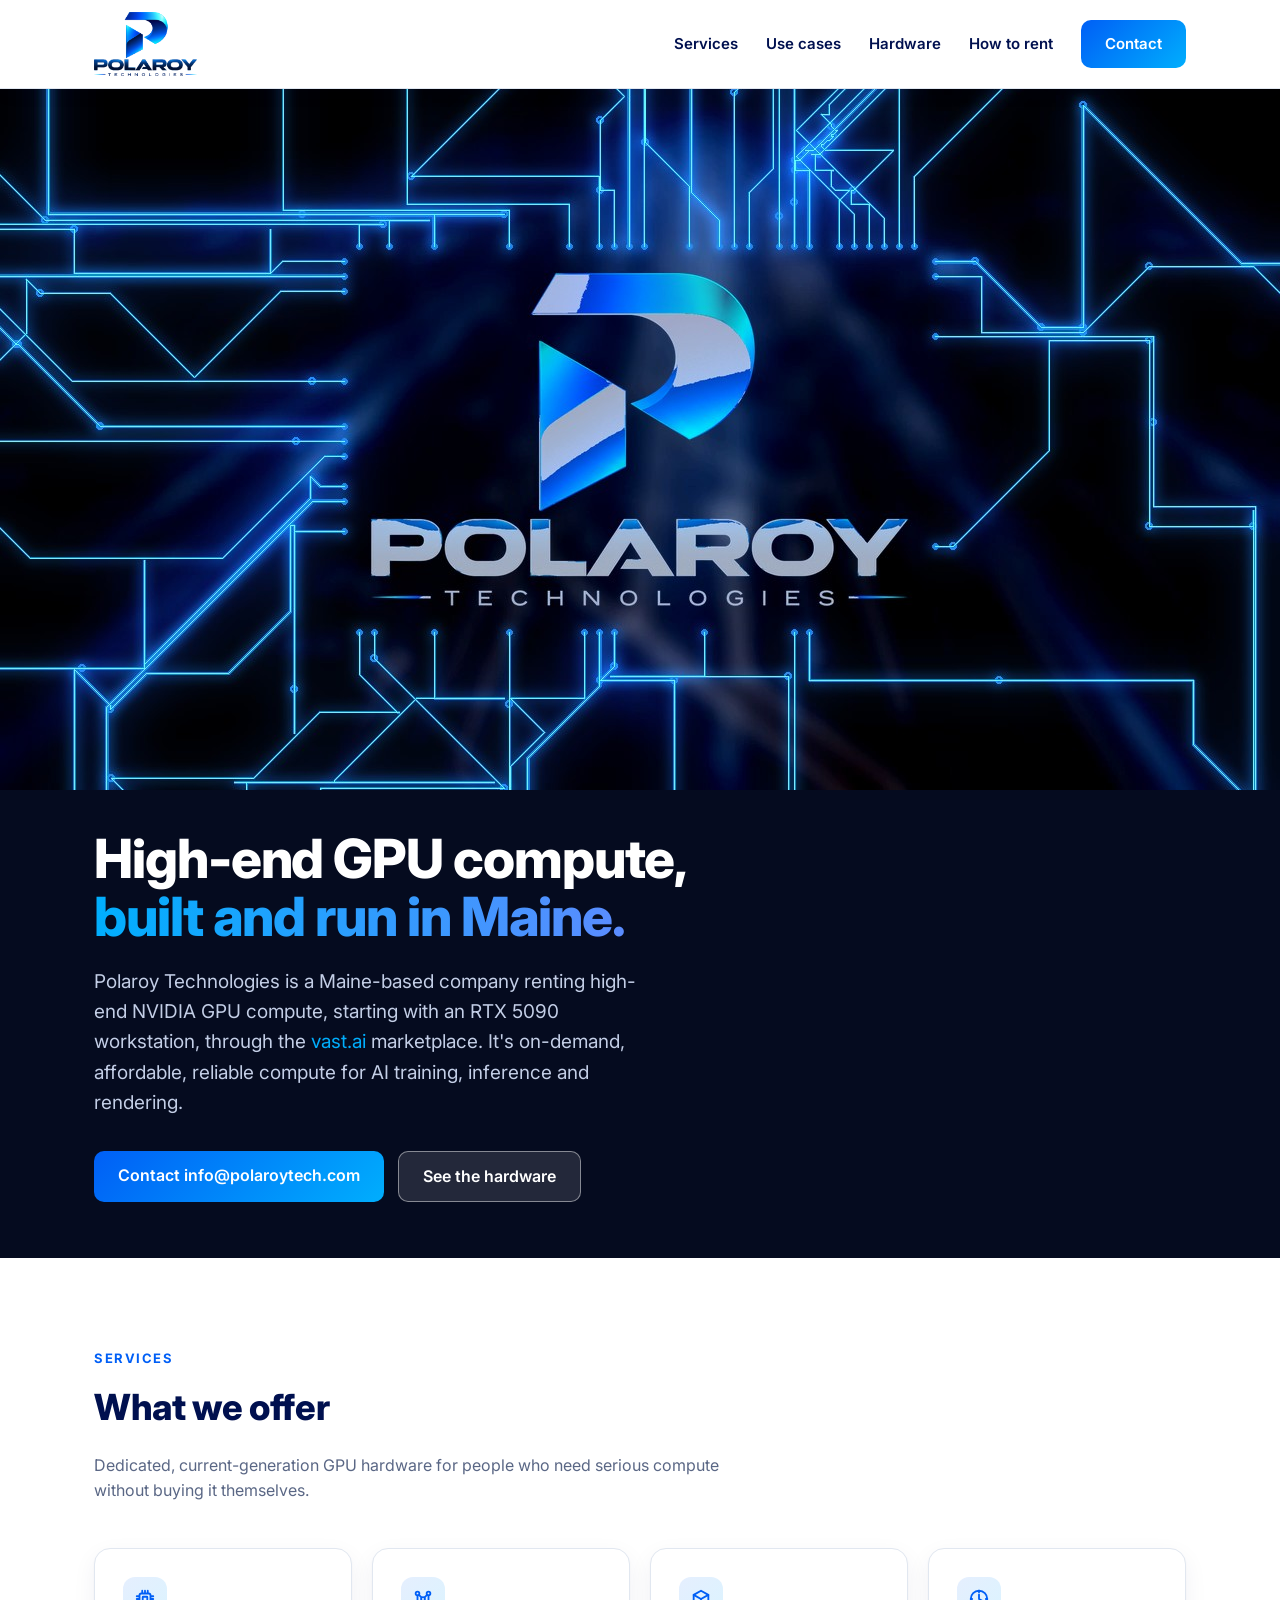
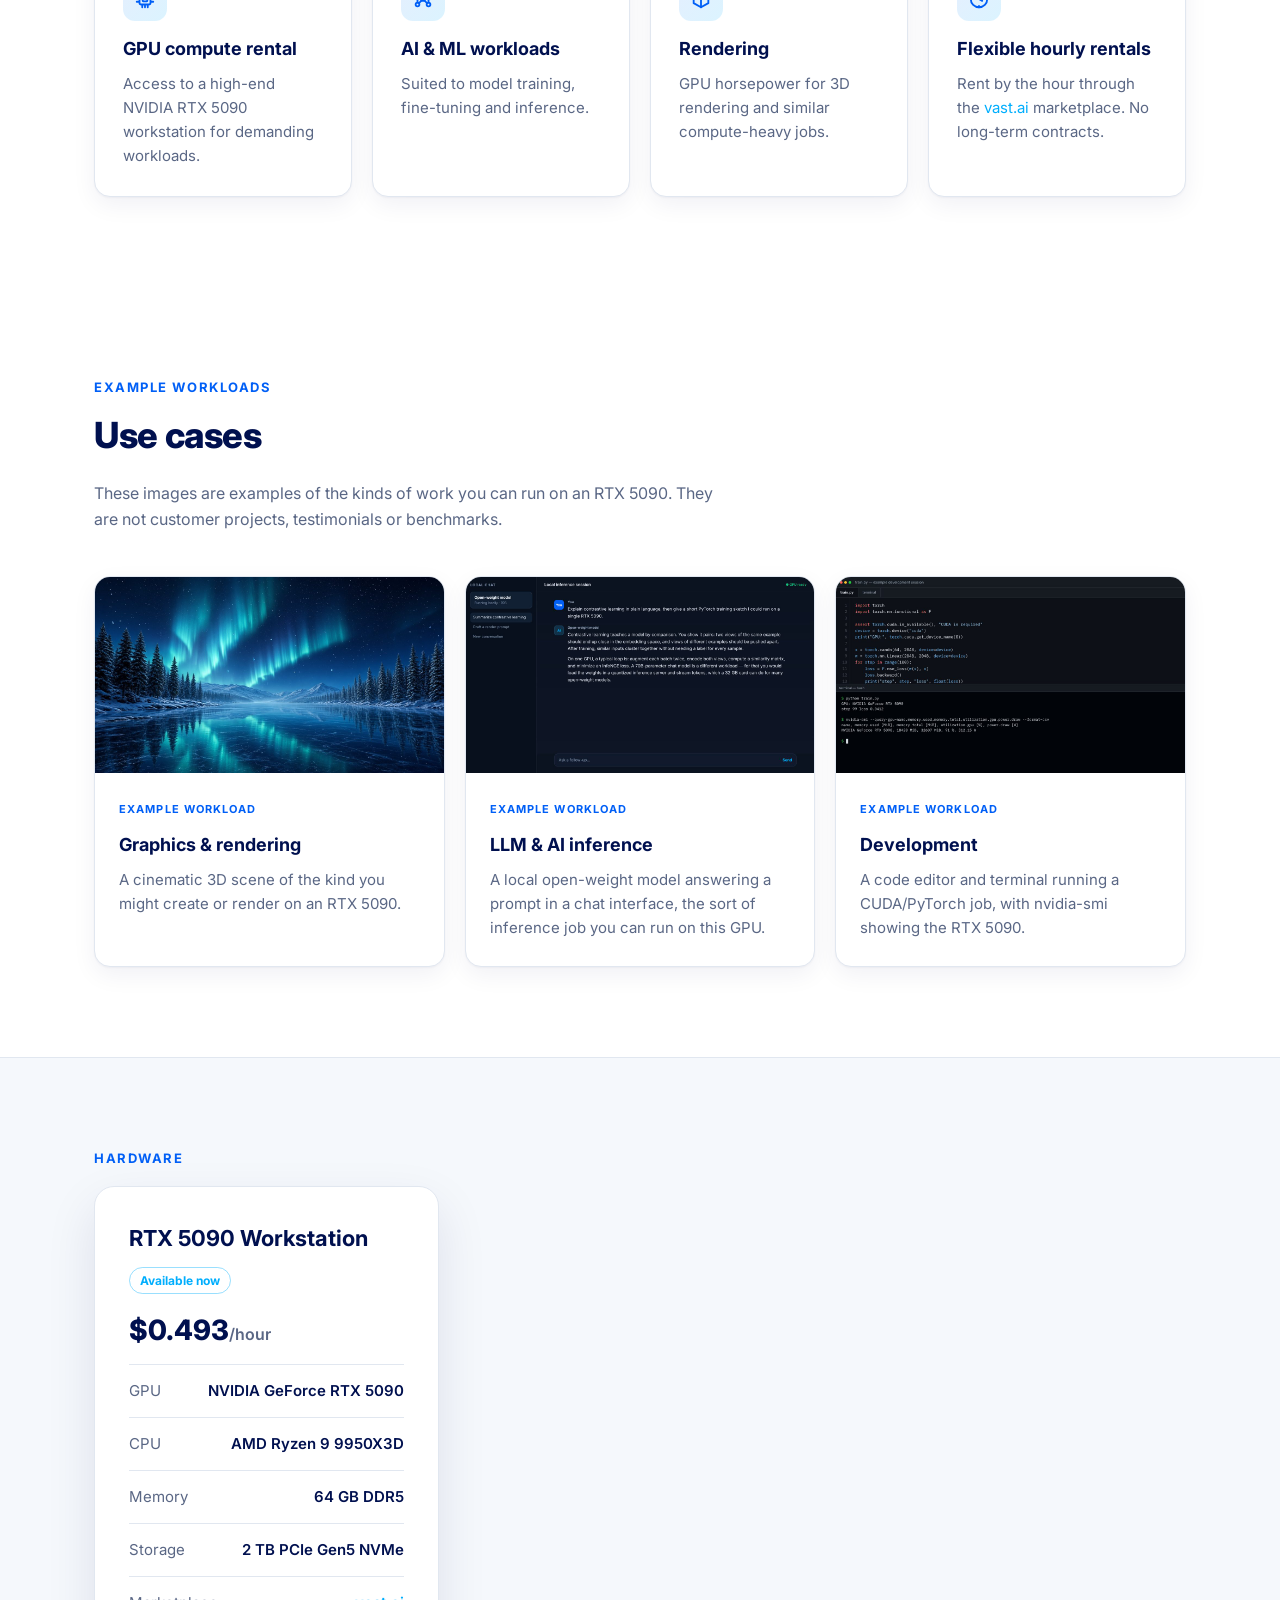
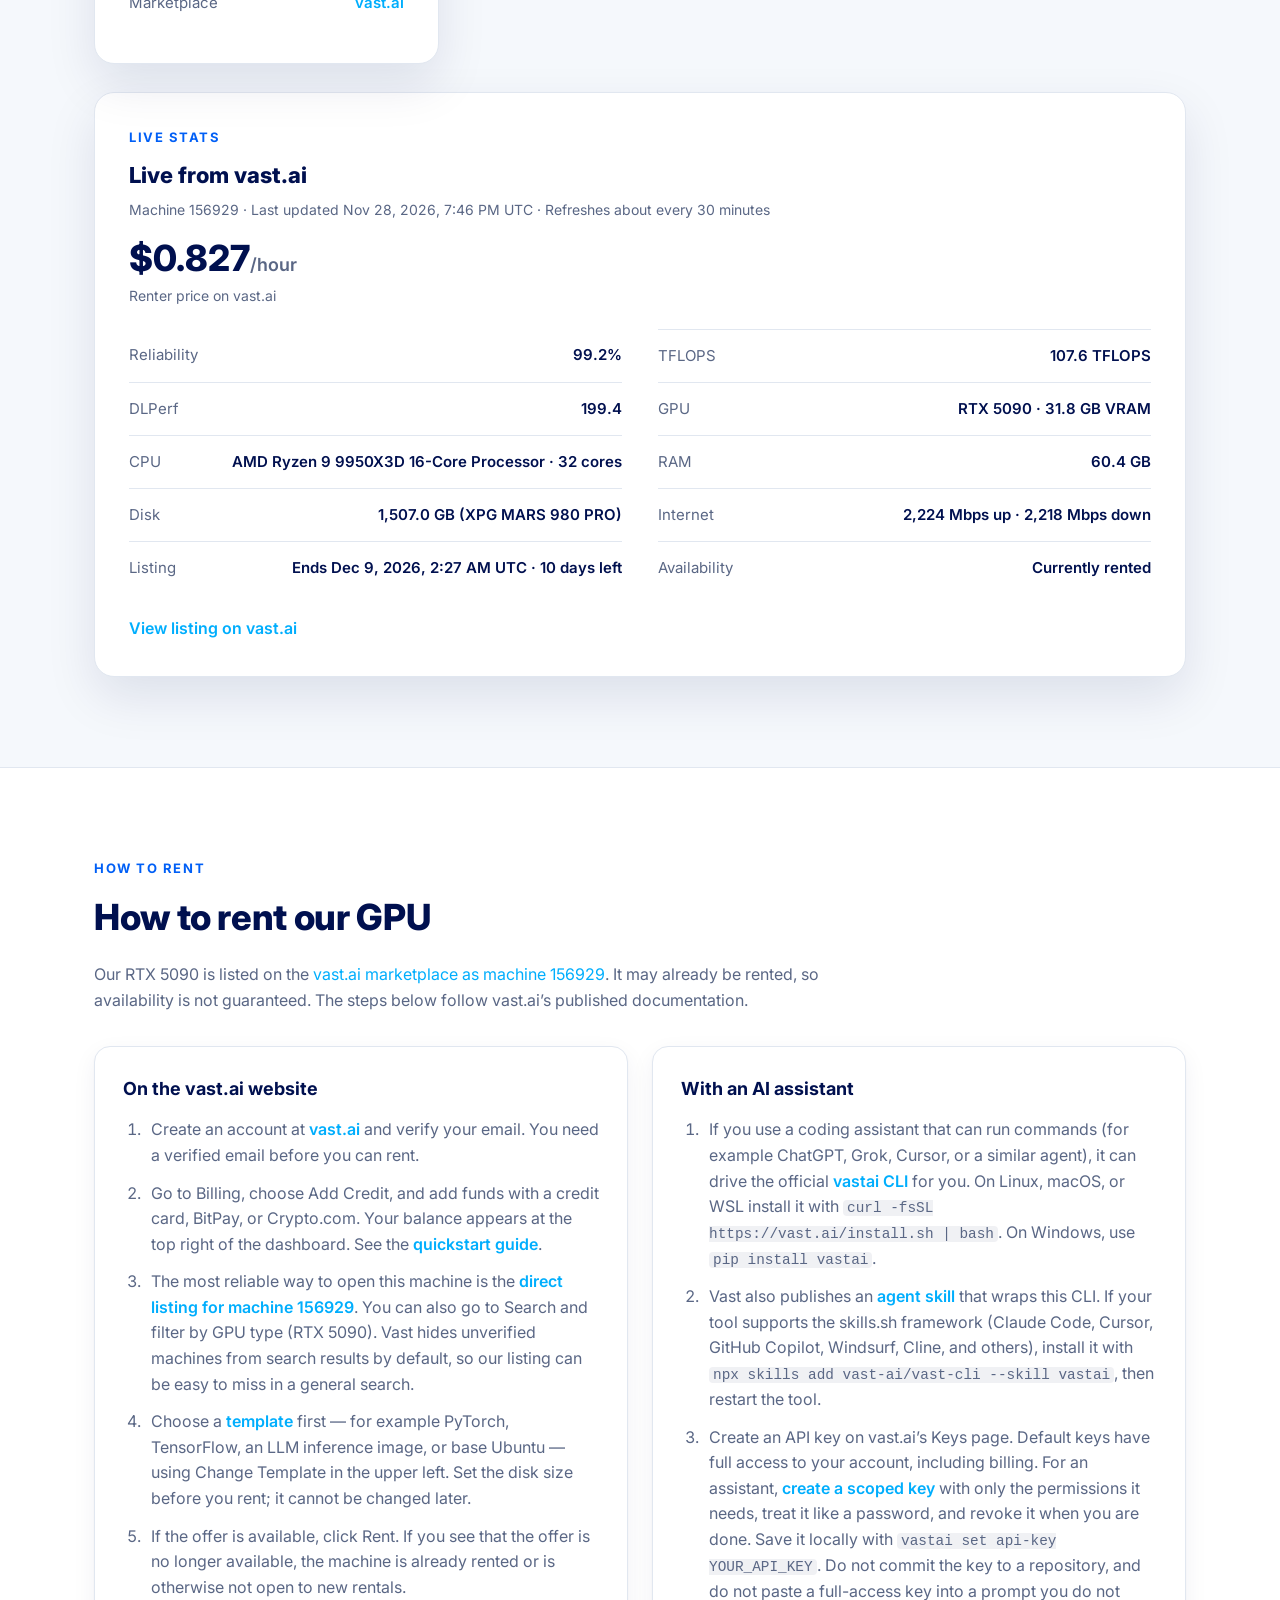
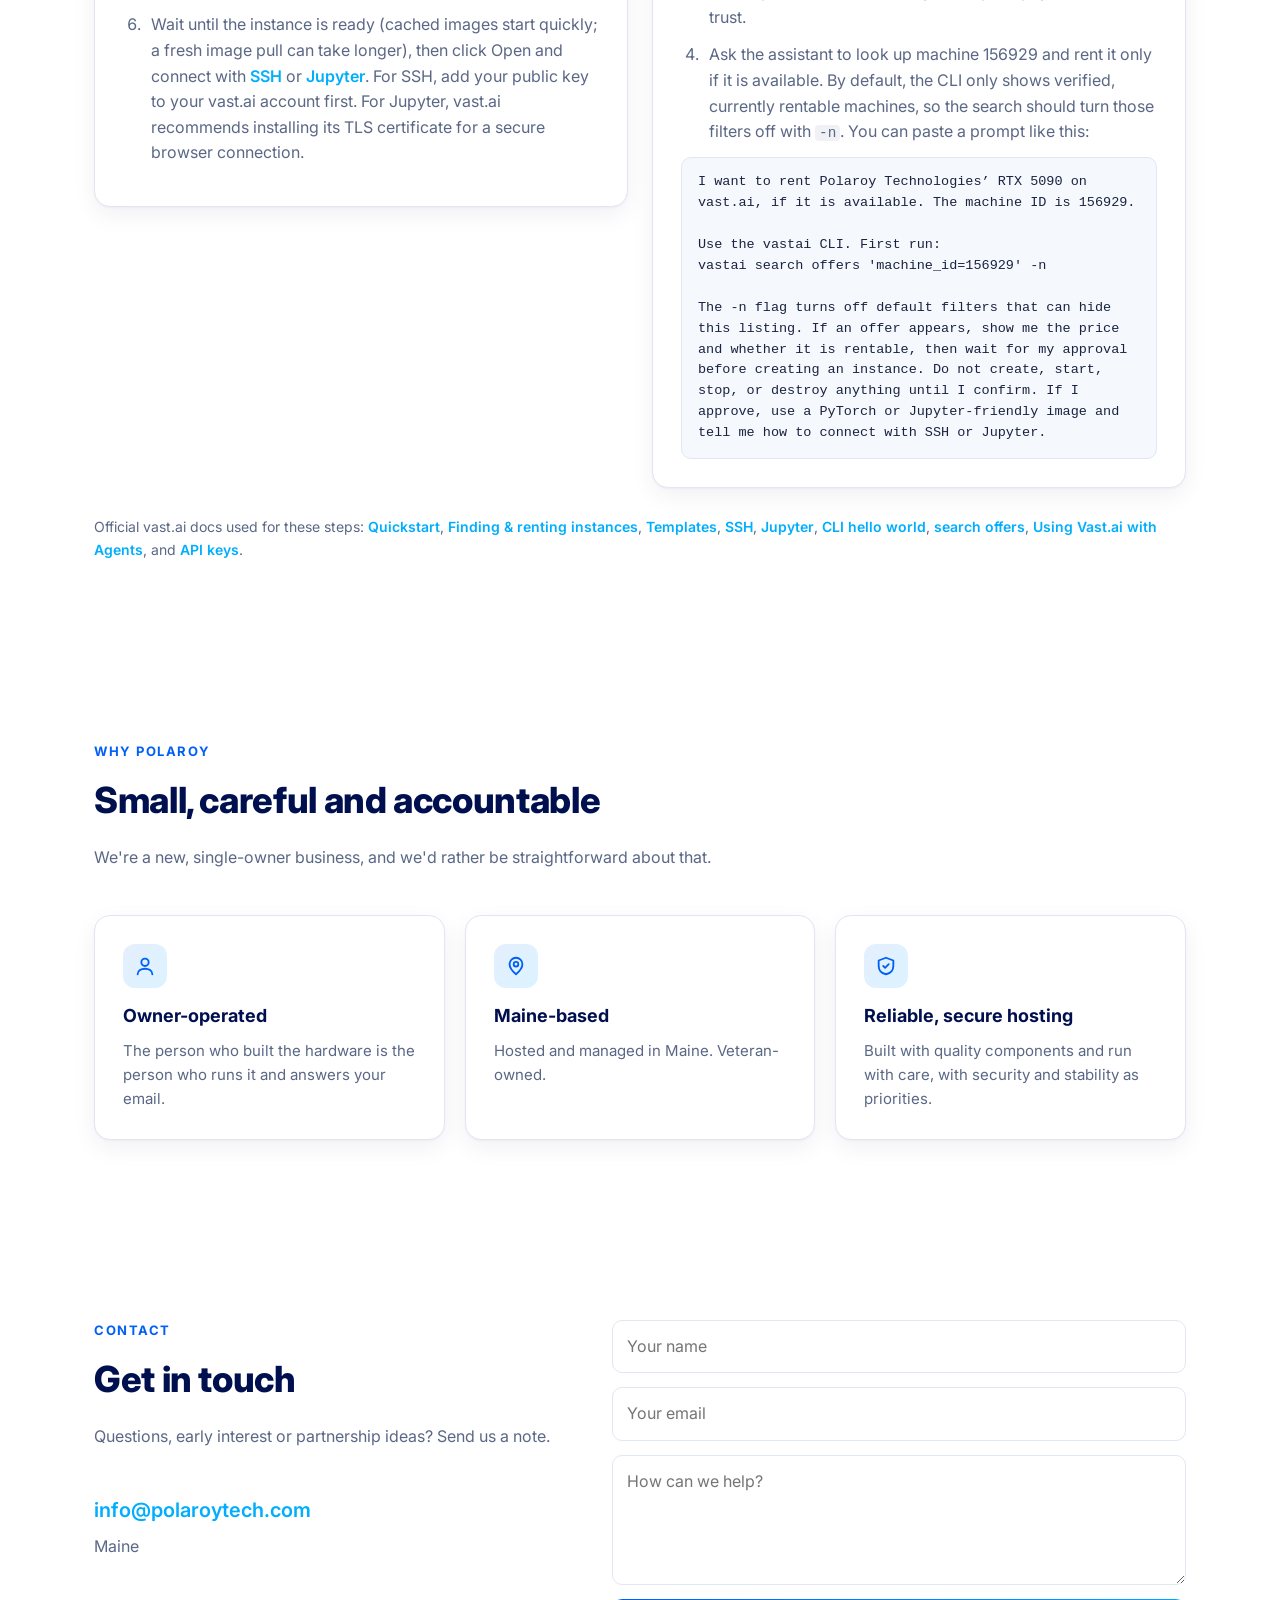
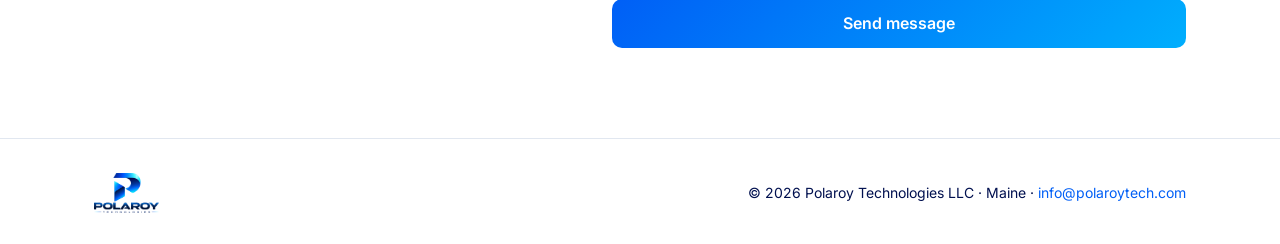
<file: index.html>
<!DOCTYPE html><html lang="en"><head><meta charset="utf-8"><meta name="viewport" content="width=device-width,initial-scale=1">
<title>Polaroy Technologies | GPU Compute Rental, Maine</title>
<meta name="description" content="Polaroy Technologies LLC rents high-end NVIDIA GPU compute through vast.ai. Maine.">
<link rel="canonical" href="https://polaroytech.com/">
<meta name="robots" content="index,follow">
<meta property="og:type" content="website"><meta property="og:url" content="https://polaroytech.com/">
<meta property="og:title" content="Polaroy Technologies | GPU Compute Rental, Maine">
<meta property="og:description" content="Polaroy Technologies LLC rents high-end NVIDIA GPU compute through vast.ai. Maine.">
<meta property="og:image" content="https://polaroytech.com/polaroy_logo_tight.png">
<meta name="twitter:card" content="summary_large_image">
<script type="application/ld+json">{"@context":"https://schema.org","@type":"Organization","name":"Polaroy Technologies LLC","url":"https://polaroytech.com/","logo":"https://polaroytech.com/polaroy_logo_tight.png"}</script>
<link rel="icon" type="image/png" href="favicon.png">
<link href="https://fonts.googleapis.com/css2?family=Inter:wght@400;500;600;700;800&display=swap" rel="stylesheet">
<style>
:root{--navy:#00104F;--blue:#005FF6;--cyan:#00AEFD;--bg:#FFFFFF;--alt:#F5F8FC;--panel:#FFFFFF;--line:#E1E7F0;--text:#1A2440;--muted:#5A6785;--shadow:0 1px 2px rgba(0,16,79,.04),0 8px 24px rgba(0,16,79,.06)}
*{box-sizing:border-box;margin:0;padding:0}html{scroll-behavior:smooth}
body{font-family:Inter,system-ui,-apple-system,Segoe UI,Roboto,sans-serif;background:var(--bg);color:var(--text);line-height:1.6}
a{color:var(--cyan);text-decoration:none}.wrap{max-width:1140px;margin:0 auto;padding:0 24px}
header{background:#fff;position:sticky;top:0;z-index:10;box-shadow:0 2px 20px rgba(0,0,0,.3)}
header .wrap{display:flex;align-items:center;justify-content:space-between;height:88px}
header img{height:64px;width:auto;display:block}nav a{color:var(--navy);font-weight:600;margin-left:28px;font-size:15px}
nav a.btn{color:#fff}
.btn{display:inline-block;background:linear-gradient(135deg,var(--blue),var(--cyan));color:#fff;padding:12px 24px;border-radius:10px;font-weight:600}
.btn.ghost{background:transparent;border:1px solid var(--line);color:var(--text)}


.pill{display:inline-block;border:1px solid rgba(0,174,253,.4);color:var(--cyan);border-radius:99px;padding:5px 14px;font-size:13px;font-weight:600;letter-spacing:.04em;margin-bottom:22px}
h1{font-size:54px;line-height:1.08;font-weight:800;letter-spacing:-.02em;margin-bottom:20px}
h1 span{background:linear-gradient(90deg,var(--cyan),#5b8cff);-webkit-background-clip:text;background-clip:text;color:transparent}
.lead{font-size:19px;color:var(--muted);max-width:560px;margin-bottom:32px}.ctas{display:flex;gap:14px;flex-wrap:wrap}
.logocard{background:#fff;border-radius:24px;padding:40px;box-shadow:0 30px 80px rgba(0,95,246,.25)}.logocard img{width:100%;display:block}
section{padding:90px 0}.eyebrow{color:var(--blue);font-weight:700;font-size:13px;letter-spacing:.12em;text-transform:uppercase;margin-bottom:10px}
h2{color:var(--navy);font-size:36px;font-weight:800;letter-spacing:-.01em;margin-bottom:16px}.sub{color:var(--muted);max-width:640px;margin-bottom:44px}
.grid{display:grid;grid-template-columns:repeat(4,1fr);gap:20px}.grid3{grid-template-columns:repeat(3,1fr)}
.card{background:var(--panel);border:1px solid var(--line);border-radius:16px;padding:28px;box-shadow:var(--shadow)}
.card h3{color:var(--navy);font-size:18px;margin:14px 0 8px}.card p{color:var(--muted);font-size:15px}
.ico{width:44px;height:44px;border-radius:12px;background:linear-gradient(135deg,rgba(0,95,246,.10),rgba(0,174,253,.14));display:grid;place-items:center}
.ico svg{width:22px;height:22px;stroke:var(--blue);fill:none;stroke-width:2;stroke-linecap:round;stroke-linejoin:round}
.alt{background:var(--alt);border-top:1px solid var(--line);border-bottom:1px solid var(--line)}
.fleet{display:grid;grid-template-columns:repeat(auto-fill,minmax(340px,1fr));gap:28px;margin-top:18px}.spec{display:grid;grid-template-columns:.9fr 1.1fr;gap:48px;align-items:center}
.speccard{background:#fff;border:1px solid var(--line);border-radius:20px;padding:34px;box-shadow:0 20px 50px rgba(0,16,79,.10)}
.speccard .top{display:flex;flex-wrap:wrap;gap:10px;justify-content:space-between;align-items:center;margin-bottom:20px}
.speccard h3{font-size:22px}.tag{font-size:12px;font-weight:700;color:var(--cyan);border:1px solid rgba(0,174,253,.4);padding:3px 10px;border-radius:99px}
.row{display:flex;justify-content:space-between;padding:14px 0;border-top:1px solid var(--line);font-size:15px}.row b{font-weight:600}.row span{color:var(--muted)}
.about{display:grid;grid-template-columns:1fr 1fr;gap:48px}.about p{color:var(--muted);margin-bottom:14px}
.contact{display:grid;grid-template-columns:.9fr 1.1fr;gap:48px}
form{display:grid;gap:14px}input,textarea{width:100%;background:var(--panel);border:1px solid var(--line);color:var(--text);border-radius:10px;padding:13px 14px;font:inherit}
textarea{min-height:130px;resize:vertical}input:focus,textarea:focus{outline:none;border-color:var(--cyan)}
button{border:0;cursor:pointer;font:inherit}
footer{background:#fff;color:var(--navy);padding:34px 0}footer .wrap{display:flex;justify-content:space-between;align-items:center;gap:20px;flex-wrap:wrap}
footer img{height:40px}footer p{font-size:14px}footer a{color:var(--blue)}
@media(max-width:900px){.spec,.about,.contact{grid-template-columns:1fr}.grid{grid-template-columns:1fr 1fr}.logocard{max-width:420px}h1{font-size:40px}nav a:not(.btn){display:none}}
@media(max-width:560px){.grid,.grid3{grid-template-columns:1fr}h1{font-size:34px}h2{color:var(--navy);font-size:28px}section{padding:64px 0}header img{height:52px}.logocard{padding:26px}footer .wrap{flex-direction:column;text-align:center}}
.hero{position:relative;overflow:hidden;min-height:680px;display:flex;align-items:center;padding:80px 0;background:#050B1F}
.hv{position:absolute;inset:0;width:100%;height:100%;object-fit:cover;object-position:70% center}
.ov{position:absolute;inset:0;background:linear-gradient(90deg,rgba(5,11,31,.96) 0%,rgba(5,11,31,.82) 38%,rgba(5,11,31,.25) 75%,rgba(5,11,31,.1)),linear-gradient(0deg,#050B1F 0%,transparent 25%)}
.hc{position:relative;z-index:1;width:100%}.hc .lead{color:#C3CEE6}.hc h1{max-width:640px}
.logochip{display:table;background:#fff;border-radius:14px;padding:10px 16px;margin-bottom:22px;box-shadow:0 10px 30px rgba(0,0,0,.35)}.logochip img{height:56px;display:block}
.btn.ghost{background:rgba(5,11,31,.4)}
@media(max-width:900px){.hero{min-height:620px}.ov{background:linear-gradient(0deg,rgba(5,11,31,.97) 0%,rgba(5,11,31,.85) 55%,rgba(5,11,31,.45) 100%)}}
@media(max-width:560px){.hero{min-height:640px;align-items:flex-end;padding:56px 0 48px}.logochip img{height:44px}}
.btn.ghost{border-color:var(--line);color:var(--navy);background:#fff}
.hero .btn.ghost{background:rgba(255,255,255,.12);border-color:rgba(255,255,255,.45);color:#fff}
.hero h1{color:#fff}.hero{color:#fff}
.logochip{background:transparent;box-shadow:none;padding:0}
.speccard h3{color:var(--navy)}.row b{color:var(--navy)}
input,textarea{background:#fff}footer{border-top:1px solid var(--line)}header{box-shadow:0 1px 0 var(--line),0 4px 20px rgba(0,16,79,.05)}
.ov{background:linear-gradient(90deg,rgba(0,16,79,.88) 0%,rgba(0,16,79,.6) 40%,rgba(0,16,79,.1) 80%),linear-gradient(0deg,rgba(0,16,79,.5) 0%,transparent 30%)!important}
@media(max-width:900px){.ov{background:linear-gradient(0deg,rgba(0,16,79,.92) 0%,rgba(0,16,79,.7) 60%,rgba(0,16,79,.35) 100%)!important}}
@media(max-width:760px){header .wrap{height:72px}header img{height:52px}
.hero{display:block;min-height:0;padding:0;background:#050B1F}
.hv{position:relative;inset:auto;display:block;width:100%;height:auto;aspect-ratio:16/9;object-position:center}
.ov{display:none!important}.hero>.wrap,.hero .wrap{position:relative;padding-top:32px;padding-bottom:44px}}
/* circuit hero: video band on top at all widths so text never covers the centered logo */
.hero{display:block;min-height:0;padding:0;background:#050B1F}
.hv{position:relative;inset:auto;display:block;width:100%;height:auto;max-height:78vh;aspect-ratio:16/9;object-fit:cover;object-position:center}
.ov{display:none!important}.hero>.wrap,.hero .wrap{position:relative;padding-top:40px;padding-bottom:56px}

.live-vast{margin-top:28px;background:#fff;border:1px solid var(--line);border-radius:20px;padding:34px;box-shadow:0 20px 50px rgba(0,16,79,.10)}
.live-vast h3{color:var(--navy);font-size:22px;font-weight:800;margin:0 0 6px}
.live-meta{color:var(--muted);font-size:14px;margin:0 0 18px}
.live-price{font-size:36px;line-height:1.1;font-weight:800;color:var(--navy);margin:0 0 6px}
.live-price a{color:inherit}
.live-price span{font-size:18px;font-weight:600;color:var(--muted)}
.live-price-note{color:var(--muted);font-size:14px;margin:0 0 22px}
.live-grid{display:grid;grid-template-columns:1fr 1fr;gap:0 36px}
.live-vast .row:first-child{border-top:0}
.live-link{margin-top:22px}
.live-link a{font-weight:600}
@media(max-width:700px){.live-grid{grid-template-columns:1fr}.live-price{font-size:30px}}

.usecase{padding:0;overflow:hidden;display:flex;flex-direction:column}
.usecase img{width:100%;height:auto;aspect-ratio:16/9;object-fit:cover;display:block;background:#0b1226}
.usecase .body{padding:22px 24px 26px}
.usecase h3{margin:10px 0 8px}
.example-label{display:inline-block;font-size:11px;font-weight:700;letter-spacing:.10em;text-transform:uppercase;color:var(--blue)}
.howto-note{color:var(--muted);max-width:760px;margin:0 0 32px}
.howto-grid{display:grid;grid-template-columns:1fr 1fr;gap:24px;align-items:start}
.howto-path{background:var(--panel);border:1px solid var(--line);border-radius:16px;padding:28px;box-shadow:var(--shadow)}
.howto-path h3{color:var(--navy);font-size:18px;margin:0 0 14px}
.howto-path ol{margin:0;padding-left:22px;color:var(--muted)}
.howto-path li{margin:0 0 12px;padding-left:6px}
.howto-path a{font-weight:600}
code{font-family:ui-monospace,SFMono-Regular,"IBM Plex Mono",Menlo,Consolas,monospace;font-size:.9em;background:rgba(0,16,79,.06);border-radius:4px;padding:0 4px;word-break:break-word}
.prompt{background:var(--alt);border:1px solid var(--line);border-radius:10px;padding:14px 16px;font-family:ui-monospace,SFMono-Regular,"IBM Plex Mono",Menlo,Consolas,monospace;font-size:13.5px;line-height:1.55;color:var(--text);white-space:pre-wrap;overflow:auto;margin:12px 0 0}
.howto-docs{margin-top:28px;color:var(--muted);font-size:14px}
.howto-docs a{font-weight:600}
@media(max-width:1100px){nav a{margin-left:18px}}
@media(max-width:900px){.howto-grid{grid-template-columns:1fr}}
section[id]{scroll-margin-top:96px}
@media(max-width:760px){section[id]{scroll-margin-top:80px}}
</style></head><body>
<header><div class="wrap"><a href="#top"><img src="polaroy_logo_tight.png" alt="Polaroy Technologies"></a>
<nav><a href="#services">Services</a><a href="#use-cases">Use cases</a><a href="#hardware">Hardware</a><a href="#how-to-rent">How to rent</a><a class="btn" href="#contact">Contact</a></nav></div></header>
<main id="top">
<section class="hero"><video class="hv" autoplay muted playsinline preload="auto" poster="media/hero_combined.jpg" aria-hidden="true"><source src="media/hero_combined.mp4" type="video/mp4"></video><div class="ov"></div>
<div class="wrap hc">
<h1>High-end GPU compute, <span>built and run in Maine.</span></h1>
<p class="lead">Polaroy Technologies is a Maine-based company renting high-end NVIDIA GPU compute, starting with an RTX 5090 workstation, through the <a href="https://cloud.vast.ai/create/?machineId=156929&amp;isOfferVerified=false&amp;isOfferAvailable=false" target="_blank" rel="noopener">vast.ai</a> marketplace. It's on-demand, affordable, reliable compute for AI training, inference and rendering.</p>
<div class="ctas"><a class="btn" href="mailto:info@polaroytech.com?subject=Polaroy%20GPU%20compute%20inquiry">Contact info@polaroytech.com</a><a class="btn ghost" href="#hardware">See the hardware</a></div>
</div></section>

<section id="services"><div class="wrap"><div class="eyebrow">Services</div><h2>What we offer</h2>
<p class="sub">Dedicated, current-generation GPU hardware for people who need serious compute without buying it themselves.</p>
<div class="grid">
<div class="card"><div class="ico"><svg viewBox="0 0 24 24" aria-hidden="true"><rect x="6" y="6" width="12" height="12" rx="2"/><rect x="9.5" y="9.5" width="5" height="5" rx="0.5"/><path d="M9 3v2M12 3v2M15 3v2M9 19v2M12 19v2M15 19v2M3 9h2M3 12h2M3 15h2M19 9h2M19 12h2M19 15h2"/></svg></div><h3>GPU compute rental</h3><p>Access to a high-end NVIDIA RTX 5090 workstation for demanding workloads.</p></div>
<div class="card"><div class="ico"><svg viewBox="0 0 24 24" aria-hidden="true"><circle cx="6" cy="6" r="2"/><circle cx="18" cy="6" r="2"/><circle cx="12" cy="12" r="2.1"/><circle cx="6" cy="18" r="2"/><circle cx="18" cy="18" r="2"/><path d="M7.5 7.5l2.8 2.8M16.5 7.5l-2.8 2.8M10.3 13.7L7.6 16.4M13.7 13.7l2.7 2.7M6 8.2v7.6M18 8.2v7.6"/></svg></div><h3>AI &amp; ML workloads</h3><p>Suited to model training, fine-tuning and inference.</p></div>
<div class="card"><div class="ico"><svg viewBox="0 0 24 24" aria-hidden="true"><path d="M12 3l8 4.5v9L12 21l-8-4.5v-9L12 3z"/><path d="M12 12l8-4.5M12 12v9M12 12L4 7.5"/></svg></div><h3>Rendering</h3><p>GPU horsepower for 3D rendering and similar compute-heavy jobs.</p></div>
<div class="card"><div class="ico"><svg viewBox="0 0 24 24" aria-hidden="true"><circle cx="12" cy="12" r="9"/><path d="M12 7v5l3.5 2"/><path d="M12 3v1.5M12 19.5V21M3 12h1.5M19.5 12H21"/></svg></div><h3>Flexible hourly rentals</h3><p>Rent by the hour through the <a href="https://cloud.vast.ai/create/?machineId=156929&amp;isOfferVerified=false&amp;isOfferAvailable=false" target="_blank" rel="noopener">vast.ai</a> marketplace. No long-term contracts.</p></div>
</div></div></section>


<section id="use-cases"><div class="wrap"><div class="eyebrow">Example workloads</div><h2>Use cases</h2>
<p class="sub">These images are examples of the kinds of work you can run on an RTX 5090. They are not customer projects, testimonials or benchmarks.</p>
<div class="grid grid3">
<div class="card usecase"><img src="media/usecase-rendering.jpg" alt="Example 3D render of the aurora over a frozen lake, illustrating a graphics workload" width="1280" height="720"><div class="body"><div class="example-label">Example workload</div><h3>Graphics &amp; rendering</h3><p>A cinematic 3D scene of the kind you might create or render on an RTX 5090.</p></div></div>
<div class="card usecase"><img src="media/usecase-chat.jpg" alt="Example local open-model chat interface answering a prompt, illustrating an LLM inference workload" width="1280" height="720"><div class="body"><div class="example-label">Example workload</div><h3>LLM &amp; AI inference</h3><p>A local open-weight model answering a prompt in a chat interface, the sort of inference job you can run on this GPU.</p></div></div>
<div class="card usecase"><img src="media/usecase-dev.jpg" alt="Example code editor and terminal running a PyTorch job and nvidia-smi on an RTX 5090, illustrating a development workload" width="1280" height="720"><div class="body"><div class="example-label">Example workload</div><h3>Development</h3><p>A code editor and terminal running a CUDA/PyTorch job, with nvidia-smi showing the RTX 5090.</p></div></div>
</div></div></section>

<section id="hardware" class="alt"><div class="wrap"><div class="eyebrow">Hardware</div>
<!-- FLEET: copy one .speccard block to add another machine -->
<div class="fleet">
<div class="speccard"><div class="top"><h3>RTX 5090 Workstation</h3><span class="tag">Available now</span></div>
<p style="font-size:28px;line-height:1.15;font-weight:800;color:var(--navy);margin:0 0 18px"><a href="https://cloud.vast.ai/create/?machineId=156929&amp;isOfferVerified=false&amp;isOfferAvailable=false" target="_blank" rel="noopener" style="color:inherit">$0.493<span style="font-size:16px;font-weight:600;color:var(--muted)">/hour</span></a></p>
<div class="row"><span>GPU</span><b>NVIDIA GeForce RTX 5090</b></div>
<div class="row"><span>CPU</span><b>AMD Ryzen 9 9950X3D</b></div>
<div class="row"><span>Memory</span><b>64 GB DDR5</b></div>
<div class="row"><span>Storage</span><b>2 TB PCIe Gen5 NVMe</b></div>
<div class="row"><span>Marketplace</span><b><a href="https://cloud.vast.ai/create/?machineId=156929&amp;isOfferVerified=false&amp;isOfferAvailable=false" target="_blank" rel="noopener">vast.ai</a></b></div></div>
</div>

<div class="live-vast" id="live-vast">
<div class="eyebrow">Live stats</div>
<h3>Live from vast.ai</h3>
<p class="live-meta">Machine 156929 · Last updated <time id="vast-updated" datetime="2026-11-11T02:53:28+00:00">Nov 11, 2026, 2:53 AM UTC</time> · Refreshes about every 30 minutes</p>
<p class="live-price"><a id="vast-price-link" href="https://cloud.vast.ai/create/?machineId=156929&amp;isOfferVerified=false&amp;isOfferAvailable=false" target="_blank" rel="noopener">$0.493<span>/hour</span></a></p>
<p class="live-price-note">Renter price on vast.ai</p>
<div class="live-grid">
<div class="row"><span>Reliability</span><b data-vast="reliability">92.9%</b></div>
<div class="row"><span>TFLOPS</span><b data-vast="tflops">107.6 TFLOPS</b></div>
<div class="row"><span>DLPerf</span><b data-vast="dlperf">199.0</b></div>
<div class="row"><span>GPU</span><b data-vast="gpu">RTX 5090 · 31.8 GB VRAM</b></div>
<div class="row"><span>CPU</span><b data-vast="cpu">AMD Ryzen 9 9950X3D 16-Core Processor · 32 cores</b></div>
<div class="row"><span>RAM</span><b data-vast="ram">60.4 GB</b></div>
<div class="row"><span>Disk</span><b data-vast="disk">1,525.4 GB (XPG MARS 980 PRO)</b></div>
<div class="row"><span>Internet</span><b data-vast="net">1,439 Mbps up · 1,482 Mbps down</b></div>
<div class="row"><span>Listing</span><b data-vast="listing">Ends Dec 9, 2026, 2:27 AM UTC · 28 days left</b></div>
<div class="row"><span>Availability</span><b data-vast="availability">Currently rented</b></div>
</div>
<p class="live-link"><a id="vast-listing-link" href="https://cloud.vast.ai/create/?machineId=156929&amp;isOfferVerified=false&amp;isOfferAvailable=false" target="_blank" rel="noopener">View listing on vast.ai</a></p>
</div>
<script type="application/json" id="vast-live-fallback">{"machine_id":156929,"listing_url":"https://cloud.vast.ai/create/?machineId=156929&isOfferVerified=false&isOfferAvailable=false","price_per_hour":0.4933333333333333,"reliability":0.9292969,"tflops":107.58143999999999,"dlperf":199.020874517,"gpu_name":"RTX 5090","gpu_ram_mb":32607,"cpu_name":"AMD Ryzen 9 9950X3D 16-Core Processor","cpu_cores":32,"ram_mb":61881,"disk_gb":1525.4,"disk_name":"XPG MARS 980 PRO","inet_up_mbps":1439.0,"inet_down_mbps":1481.9,"listing_end":"2026-12-09T02:27:59+00:00","duration_seconds":2417670.2429151535,"rentable":false,"rented":false,"availability":"Currently rented","last_updated":"2026-11-11T02:53:28+00:00"}</script>
</div></section>


<section id="how-to-rent"><div class="wrap">
<div class="eyebrow">How to rent</div>
<h2>How to rent our GPU</h2>
<p class="howto-note">Our RTX 5090 is listed on the <a href="https://cloud.vast.ai/create/?machineId=156929" target="_blank" rel="noopener">vast.ai marketplace as machine 156929</a>. It may already be rented, so availability is not guaranteed. The steps below follow vast.ai’s published documentation.</p>
<div class="howto-grid">
<div class="howto-path">
<h3>On the vast.ai website</h3>
<ol>
<li>Create an account at <a href="https://cloud.vast.ai/" target="_blank" rel="noopener">vast.ai</a> and verify your email. You need a verified email before you can rent.</li>
<li>Go to Billing, choose Add Credit, and add funds with a credit card, BitPay, or Crypto.com. Your balance appears at the top right of the dashboard. See the <a href="https://docs.vast.ai/guides/get-started/quickstart" target="_blank" rel="noopener">quickstart guide</a>.</li>
<li>The most reliable way to open this machine is the <a href="https://cloud.vast.ai/create/?machineId=156929" target="_blank" rel="noopener">direct listing for machine 156929</a>. You can also go to Search and filter by GPU type (RTX 5090). Vast hides unverified machines from search results by default, so our listing can be easy to miss in a general search.</li>
<li>Choose a <a href="https://docs.vast.ai/guides/instances/choosing/templates" target="_blank" rel="noopener">template</a> first — for example PyTorch, TensorFlow, an LLM inference image, or base Ubuntu — using Change Template in the upper left. Set the disk size before you rent; it cannot be changed later.</li>
<li>If the offer is available, click Rent. If you see that the offer is no longer available, the machine is already rented or is otherwise not open to new rentals.</li>
<li>Wait until the instance is ready (cached images start quickly; a fresh image pull can take longer), then click Open and connect with <a href="https://docs.vast.ai/guides/instances/connect/ssh" target="_blank" rel="noopener">SSH</a> or <a href="https://docs.vast.ai/guides/instances/connect/jupyter" target="_blank" rel="noopener">Jupyter</a>. For SSH, add your public key to your vast.ai account first. For Jupyter, vast.ai recommends installing its TLS certificate for a secure browser connection.</li>
</ol>
</div>
<div class="howto-path">
<h3>With an AI assistant</h3>
<ol>
<li>If you use a coding assistant that can run commands (for example ChatGPT, Grok, Cursor, or a similar agent), it can drive the official <a href="https://docs.vast.ai/cli/hello-world" target="_blank" rel="noopener">vastai CLI</a> for you. On Linux, macOS, or WSL install it with <code>curl -fsSL https://vast.ai/install.sh | bash</code>. On Windows, use <code>pip install vastai</code>.</li>
<li>Vast also publishes an <a href="https://docs.vast.ai/guides/get-started/agents" target="_blank" rel="noopener">agent skill</a> that wraps this CLI. If your tool supports the skills.sh framework (Claude Code, Cursor, GitHub Copilot, Windsurf, Cline, and others), install it with <code>npx skills add vast-ai/vast-cli --skill vastai</code>, then restart the tool.</li>
<li>Create an API key on vast.ai’s Keys page. Default keys have full access to your account, including billing. For an assistant, <a href="https://docs.vast.ai/guides/reference/api-keys" target="_blank" rel="noopener">create a scoped key</a> with only the permissions it needs, treat it like a password, and revoke it when you are done. Save it locally with <code>vastai set api-key YOUR_API_KEY</code>. Do not commit the key to a repository, and do not paste a full-access key into a prompt you do not trust.</li>
<li>Ask the assistant to look up machine 156929 and rent it only if it is available. By default, the CLI only shows verified, currently rentable machines, so the search should turn those filters off with <code>-n</code>. You can paste a prompt like this:</li>
</ol>
<pre class="prompt">I want to rent Polaroy Technologies’ RTX 5090 on vast.ai, if it is available. The machine ID is 156929.

Use the vastai CLI. First run:
vastai search offers 'machine_id=156929' -n

The -n flag turns off default filters that can hide this listing. If an offer appears, show me the price and whether it is rentable, then wait for my approval before creating an instance. Do not create, start, stop, or destroy anything until I confirm. If I approve, use a PyTorch or Jupyter-friendly image and tell me how to connect with SSH or Jupyter.</pre>
</div>
</div>
<p class="howto-docs">Official vast.ai docs used for these steps: <a href="https://docs.vast.ai/guides/get-started/quickstart" target="_blank" rel="noopener">Quickstart</a>, <a href="https://docs.vast.ai/guides/instances/choosing/find-and-rent" target="_blank" rel="noopener">Finding &amp; renting instances</a>, <a href="https://docs.vast.ai/guides/instances/choosing/templates" target="_blank" rel="noopener">Templates</a>, <a href="https://docs.vast.ai/guides/instances/connect/ssh" target="_blank" rel="noopener">SSH</a>, <a href="https://docs.vast.ai/guides/instances/connect/jupyter" target="_blank" rel="noopener">Jupyter</a>, <a href="https://docs.vast.ai/cli/hello-world" target="_blank" rel="noopener">CLI hello world</a>, <a href="https://docs.vast.ai/cli/reference/search-offers" target="_blank" rel="noopener">search offers</a>, <a href="https://docs.vast.ai/guides/get-started/agents" target="_blank" rel="noopener">Using Vast.ai with Agents</a>, and <a href="https://docs.vast.ai/guides/reference/api-keys" target="_blank" rel="noopener">API keys</a>.</p>
</div></section>

<section><div class="wrap"><div class="eyebrow">Why Polaroy</div><h2>Small, careful and accountable</h2><p class="sub">We're a new, single-owner business, and we'd rather be straightforward about that.</p>
<div class="grid grid3">
<div class="card"><div class="ico"><svg viewBox="0 0 24 24"><circle cx="12" cy="8" r="4"/><path d="M4 21c0-4 4-6 8-6s8 2 8 6"/></svg></div><h3>Owner-operated</h3><p>The person who built the hardware is the person who runs it and answers your email.</p></div>
<div class="card"><div class="ico"><svg viewBox="0 0 24 24"><path d="M12 21s-7-6-7-11a7 7 0 0114 0c0 5-7 11-7 11z"/><circle cx="12" cy="10" r="2.5"/></svg></div><h3>Maine-based</h3><p>Hosted and managed in Maine. Veteran-owned.</p></div>
<div class="card"><div class="ico"><svg viewBox="0 0 24 24"><path d="M12 3l8 3v6c0 5-3.5 8-8 9-4.5-1-8-4-8-9V6z"/><path d="M9 12l2 2 4-4"/></svg></div><h3>Reliable, secure hosting</h3><p>Built with quality components and run with care, with security and stability as priorities.</p></div>
</div></div></section>


<section id="contact"><div class="wrap contact"><div><div class="eyebrow">Contact</div><h2>Get in touch</h2>
<p class="sub">Questions, early interest or partnership ideas? Send us a note.</p>
<p><a href="mailto:info@polaroytech.com" style="font-size:20px;font-weight:600">info@polaroytech.com</a></p>
<p style="color:var(--muted);margin-top:8px">Maine</p></div>
<form id="cf"><input id="n" placeholder="Your name" required><input id="e" type="email" placeholder="Your email" required><textarea id="m" placeholder="How can we help?" required></textarea>
<button class="btn" type="submit">Send message</button></form></div></section>
</main>
<footer><div class="wrap"><img src="polaroy_logo_tight.png" alt="Polaroy Technologies"><p>© 2026 Polaroy Technologies LLC · Maine · <a href="mailto:info@polaroytech.com">info@polaroytech.com</a></p></div></footer>
<script>document.getElementById('cf').addEventListener('submit',function(ev){ev.preventDefault();var n=document.getElementById('n').value,e=document.getElementById('e').value,m=document.getElementById('m').value;
location.href='mailto:info@polaroytech.com?subject='+encodeURIComponent('Website inquiry from '+n)+'&body='+encodeURIComponent(m+'\n\n'+n+' ('+e+')');});</script>
<script>(function(){var v=document.querySelector('.hv');if(!v)return;v.muted=true;v.setAttribute('muted','');function go(){var p=v.play();if(p&&p.catch)p.catch(function(){});}function arm(){['touchstart','click','scroll'].forEach(function(e){window.addEventListener(e,function f(){go();window.removeEventListener(e,f);},{passive:true});});}v.loop=false;v.removeAttribute('loop');v.addEventListener('ended',function(){try{v.pause();if(v.duration)v.currentTime=v.duration-0.001;}catch(e){}});var p=v.play&&v.play();if(p&&p.catch)p.catch(arm);else if(!p)arm();})();</script>

<script>
(function(){
  var REFRESH_MS = 30 * 60 * 1000;
  var fallbackEl = document.getElementById('vast-live-fallback');
  var lastKnown = null;
  try { lastKnown = fallbackEl ? JSON.parse(fallbackEl.textContent) : null; } catch (e) { lastKnown = null; }

  function num(v){ return v == null || v === '' ? null : Number(v); }
  function dash(v){ return (v == null || v === '') ? '—' : v; }
  function fmtPrice(v){ v = num(v); return v == null || isNaN(v) ? '—' : '$' + v.toFixed(3); }
  function fmtPct(v){ v = num(v); return v == null || isNaN(v) ? '—' : (v * 100).toFixed(1) + '%'; }
  function fmtTflops(v){ v = num(v); return v == null || isNaN(v) ? '—' : v.toLocaleString(undefined, {maximumFractionDigits: 1, minimumFractionDigits: 1}) + ' TFLOPS'; }
  function fmtDlperf(v){ v = num(v); return v == null || isNaN(v) ? '—' : v.toLocaleString(undefined, {maximumFractionDigits: 1, minimumFractionDigits: 1}); }
  function fmtGbFromMb(v){ v = num(v); return v == null || isNaN(v) ? null : (v / 1024).toFixed(1) + ' GB'; }
  function fmtDisk(gb, name){
    gb = num(gb);
    if (gb == null || isNaN(gb)) return '—';
    var label = gb.toLocaleString(undefined, {maximumFractionDigits: 1, minimumFractionDigits: 1}) + ' GB';
    return name ? label + ' (' + name + ')' : label;
  }
  function fmtNet(up, down){
    up = num(up); down = num(down);
    if ((up == null || isNaN(up)) && (down == null || isNaN(down))) return '—';
    var a = (up == null || isNaN(up)) ? '—' : Math.round(up).toLocaleString() + ' Mbps up';
    var b = (down == null || isNaN(down)) ? '—' : Math.round(down).toLocaleString() + ' Mbps down';
    return a + ' · ' + b;
  }
  function parseIso(iso){
    if (!iso) return null;
    var d = new Date(iso);
    return isNaN(d.getTime()) ? null : d;
  }
  function fmtUtc(iso){
    var d = parseIso(iso);
    if (!d) return '—';
    var months = ['Jan','Feb','Mar','Apr','May','Jun','Jul','Aug','Sep','Oct','Nov','Dec'];
    var h = d.getUTCHours();
    var ampm = h >= 12 ? 'PM' : 'AM';
    h = h % 12; if (h === 0) h = 12;
    var min = String(d.getUTCMinutes()).padStart(2, '0');
    return months[d.getUTCMonth()] + ' ' + d.getUTCDate() + ', ' + d.getUTCFullYear() + ', ' + h + ':' + min + ' ' + ampm + ' UTC';
  }
  function fmtListing(end, duration){
    var parts = [];
    if (end) parts.push('Ends ' + fmtUtc(end));
    duration = num(duration);
    if (duration != null && !isNaN(duration)) {
      if (duration >= 86400) parts.push(Math.round(duration / 86400) + ' days left');
      else parts.push(Math.round(duration / 3600) + ' hours left');
    }
    return parts.length ? parts.join(' · ') : '—';
  }
  function setText(sel, value){
    var el = document.querySelector(sel);
    if (el) el.textContent = dash(value);
  }
  function setHref(id, href){
    var el = document.getElementById(id);
    if (el && href) el.setAttribute('href', href);
  }
  function render(data){
    if (!data) return;
    lastKnown = data;
    var priceEl = document.querySelector('#vast-price-link');
    if (priceEl) {
      priceEl.innerHTML = fmtPrice(data.price_per_hour) + '<span>/hour</span>';
      if (data.listing_url) priceEl.setAttribute('href', data.listing_url);
    }
    var updated = document.getElementById('vast-updated');
    if (updated) {
      updated.textContent = fmtUtc(data.last_updated);
      if (data.last_updated) updated.setAttribute('datetime', data.last_updated);
    }
    setText('[data-vast="reliability"]', fmtPct(data.reliability));
    setText('[data-vast="tflops"]', fmtTflops(data.tflops));
    setText('[data-vast="dlperf"]', fmtDlperf(data.dlperf));
    var gpu = data.gpu_name || '';
    var vram = fmtGbFromMb(data.gpu_ram_mb);
    setText('[data-vast="gpu"]', gpu && vram ? gpu + ' · ' + vram + ' VRAM' : (gpu || (vram ? vram + ' VRAM' : '—')));
    var cpu = data.cpu_name || '';
    if (cpu && data.cpu_cores != null) cpu += ' · ' + data.cpu_cores + ' cores';
    setText('[data-vast="cpu"]', cpu || '—');
    setText('[data-vast="ram"]', fmtGbFromMb(data.ram_mb) || '—');
    setText('[data-vast="disk"]', fmtDisk(data.disk_gb, data.disk_name));
    setText('[data-vast="net"]', fmtNet(data.inet_up_mbps, data.inet_down_mbps));
    setText('[data-vast="listing"]', fmtListing(data.listing_end, data.duration_seconds));
    setText('[data-vast="availability"]', data.availability || '—');
    setHref('vast-listing-link', data.listing_url);
  }
  function merge(base, incoming){
    var out = {};
    var src = base || {};
    var next = incoming || {};
    var keys = Object.keys(src).concat(Object.keys(next));
    for (var i = 0; i < keys.length; i++) {
      var k = keys[i];
      if (out.hasOwnProperty(k)) continue;
      var v = next[k];
      out[k] = (v === undefined || v === null || v === '') ? src[k] : v;
    }
    return out;
  }
  function load(){
    var url = 'vast-live.json?t=' + Date.now();
    return fetch(url, {cache: 'no-store'}).then(function(res){
      if (!res.ok) throw new Error('HTTP ' + res.status);
      return res.json();
    }).then(function(data){
      render(merge(lastKnown, data));
    }).catch(function(){
      if (lastKnown) render(lastKnown);
    });
  }
  render(lastKnown);
  load();
  setInterval(load, REFRESH_MS);
})();
</script>

</body></html>
</file>
